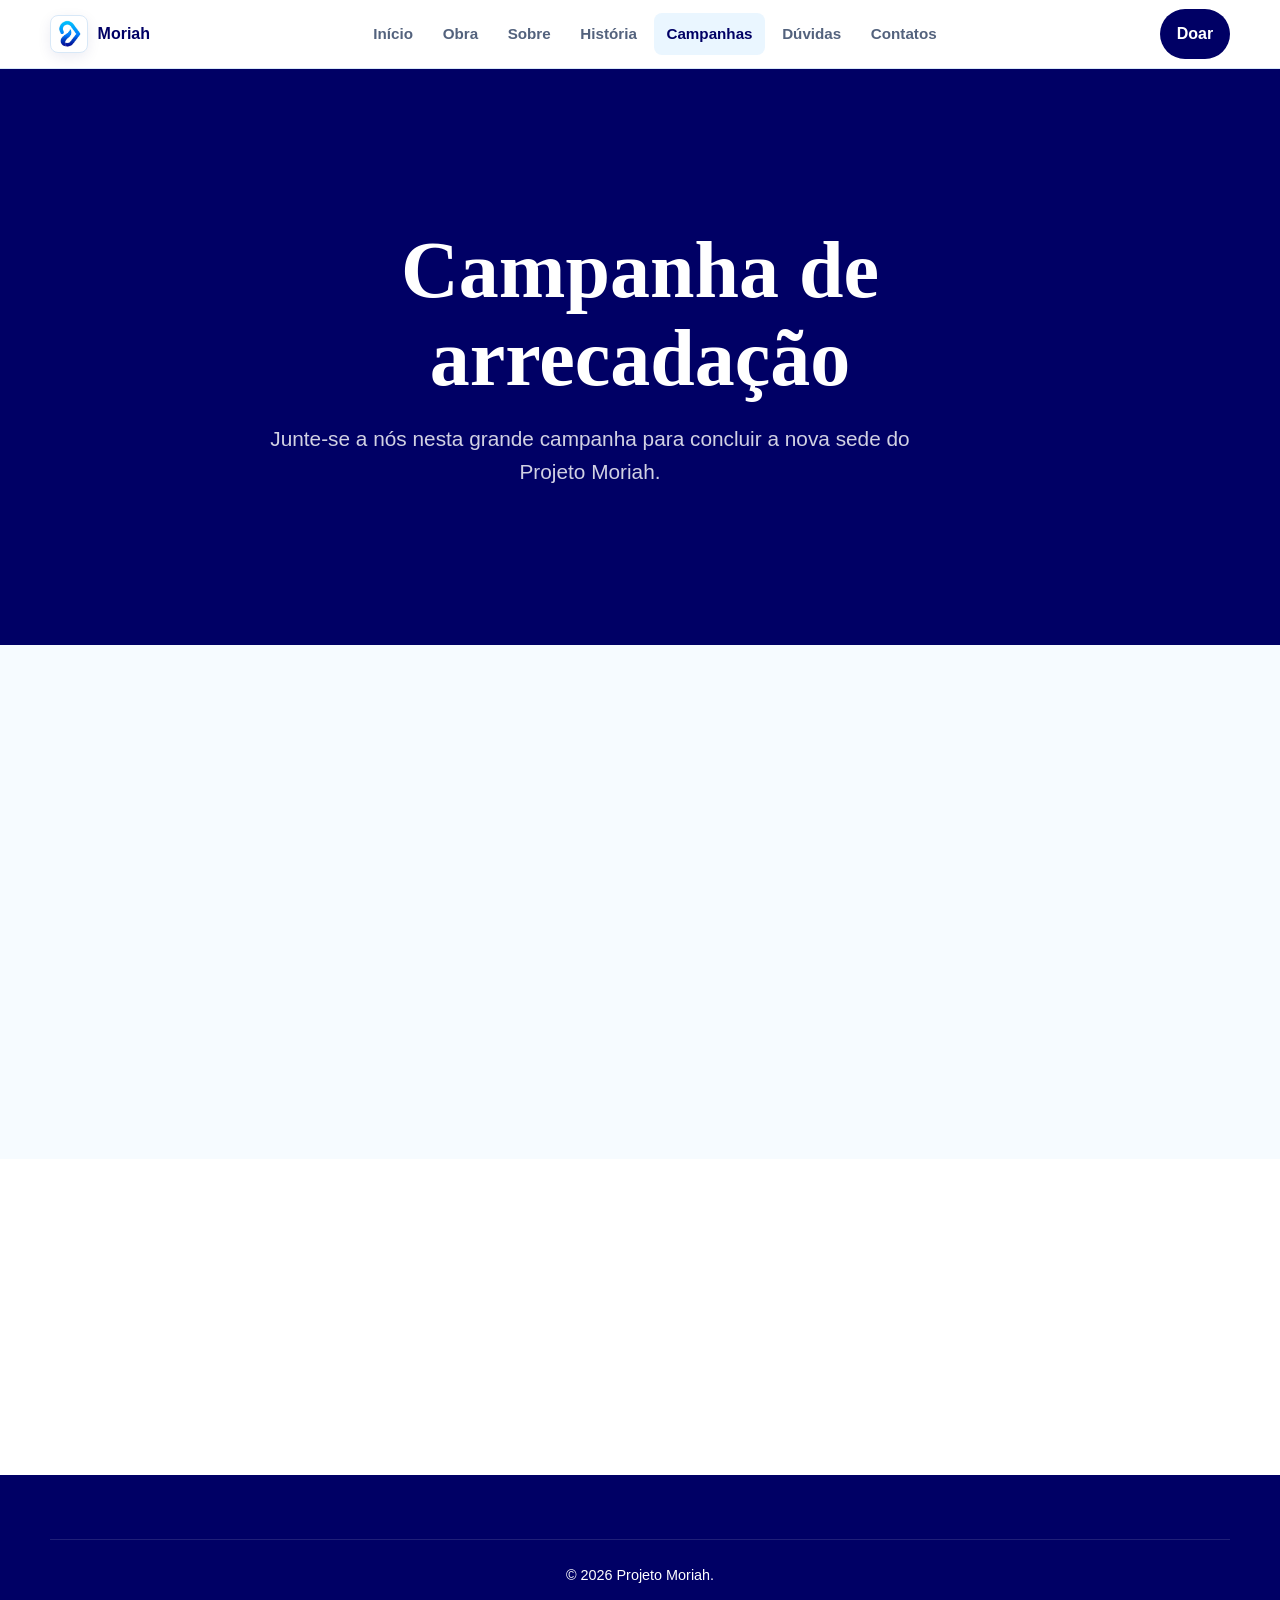
<file: campanha.html>
﻿<!DOCTYPE html><html lang="pt-BR"><head><meta http-equiv="refresh" content="0; url=campanhas.html"><title>Redirecionando...</title></head><body><a href="campanhas.html">Ir para Campanhas</a></body></html>
</file>
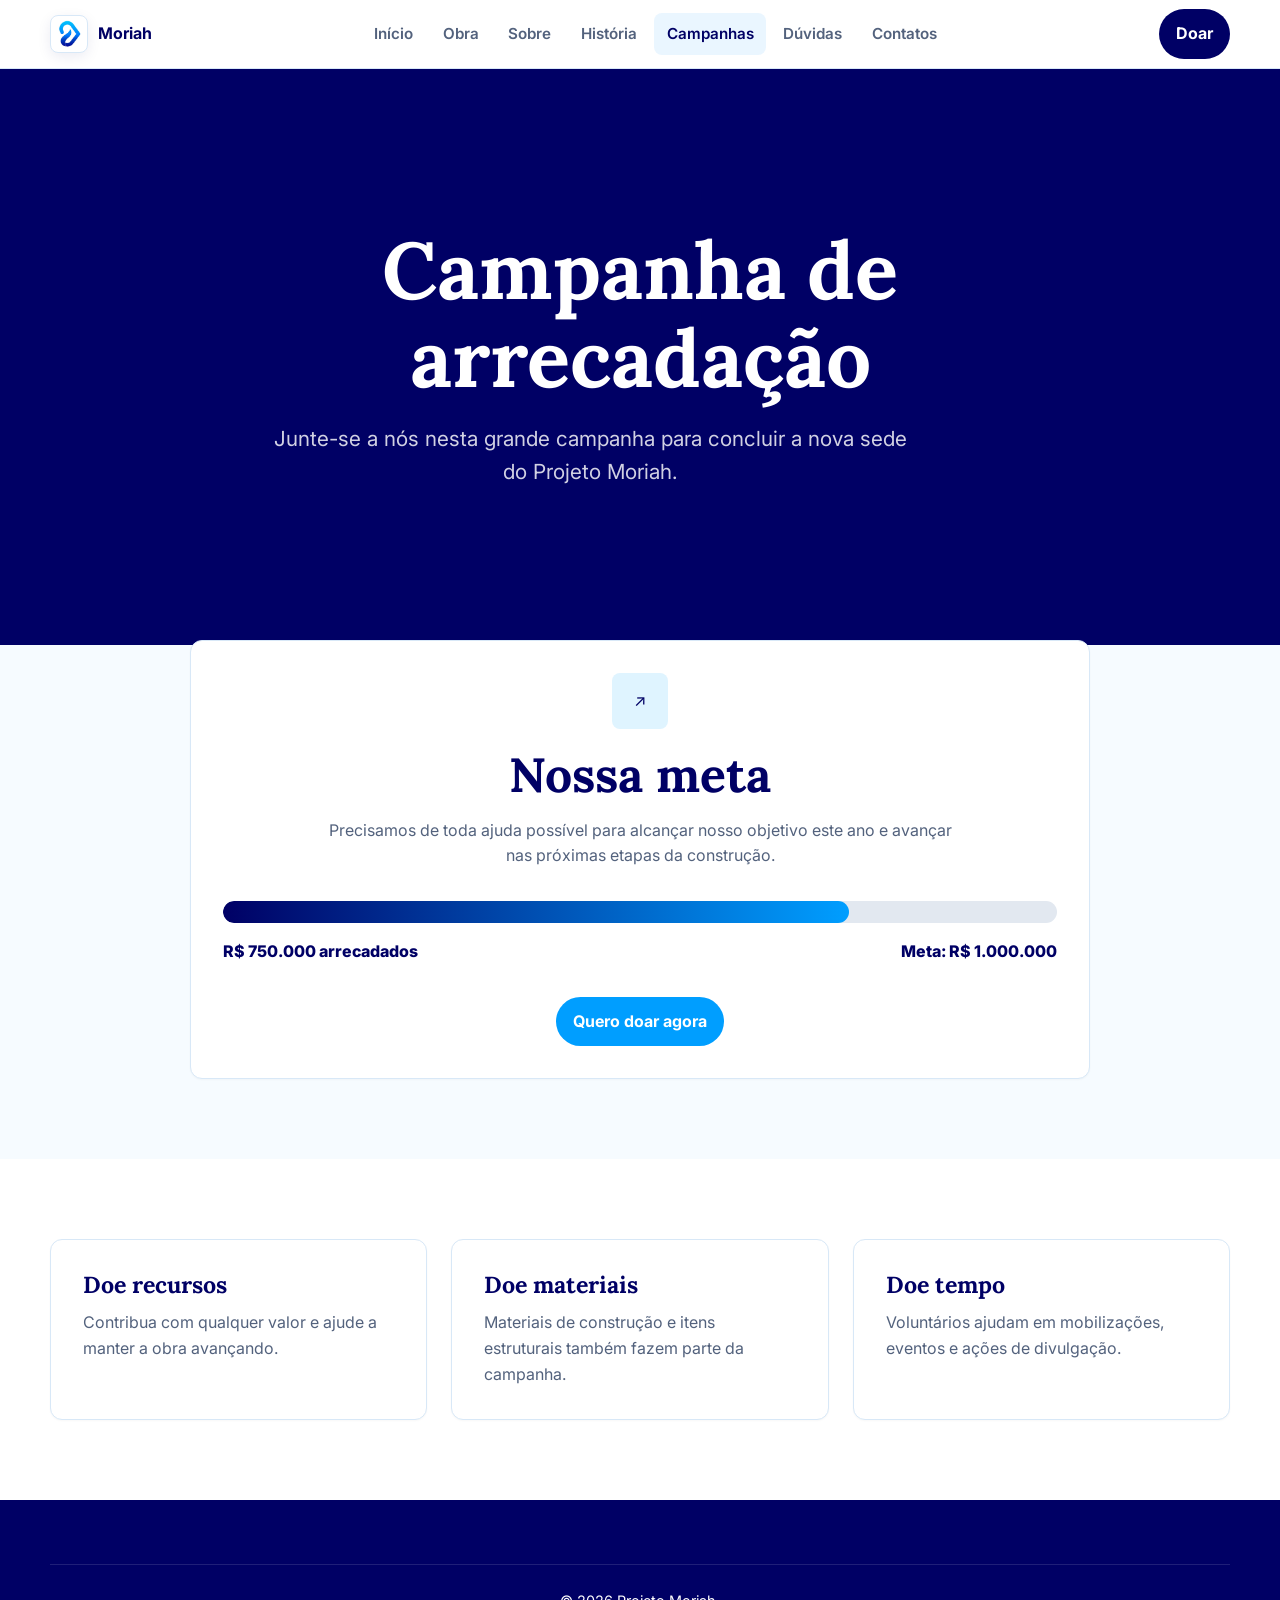
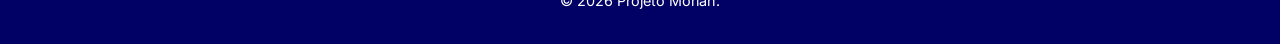
<file: campanhas.html>
﻿<!DOCTYPE html><html lang="pt-BR"><head><meta charset="UTF-8"><meta name="viewport" content="width=device-width, initial-scale=1.0"><title>Campanhas - Projeto Moriah</title><link rel="preconnect" href="https://fonts.googleapis.com"><link rel="preconnect" href="https://fonts.gstatic.com" crossorigin><link href="https://fonts.googleapis.com/css2?family=Inter:wght@400;500;600;700;800;900&family=Lora:wght@500;600;700&display=swap" rel="stylesheet"><link rel="stylesheet" href="assets/style.css"></head><body data-page="campanhas"><header class="navbar"><div class="container navbar-inner"><a class="brand" href="index.html"><span class="brand-mark">M</span><span>Moriah</span></a><nav><ul class="nav-links"><li><a data-nav="home" href="index.html">Início</a></li><li><a data-nav="obra" href="obra.html">Obra</a></li><li><a data-nav="sobre" href="sobre.html">Sobre</a></li><li><a data-nav="historia" href="historia.html">História</a></li><li><a data-nav="campanhas" href="campanhas.html">Campanhas</a></li><li><a data-nav="duvidas" href="duvidas.html">Dúvidas</a></li><li><a data-nav="contatos" href="contatos.html">Contatos</a></li></ul></nav><div class="nav-actions"><a class="btn" href="doacao.html">Doar</a><button class="menu-button" data-menu-button>☰</button></div></div><nav class="container mobile-menu" data-mobile-menu><ul><li><a href="index.html">Início</a></li><li><a href="obra.html">Obra</a></li><li><a href="sobre.html">Sobre</a></li><li><a href="historia.html">História</a></li><li><a href="campanhas.html">Campanhas</a></li><li><a href="duvidas.html">Dúvidas</a></li><li><a href="contatos.html">Contatos</a></li></ul></nav></header><main><section class="hero center"><div class="container hero-content"><h1>Campanha de arrecadação</h1><p>Junte-se a nós nesta grande campanha para concluir a nova sede do Projeto Moriah.</p></div></section><section class="section"><div class="container"><article class="card progress-box reveal"><div class="icon" style="margin-inline:auto">↗</div><h2 style="font-size:clamp(2rem,4vw,3rem)">Nossa meta</h2><p style="max-width:640px; margin:1rem auto 0">Precisamos de toda ajuda possível para alcançar nosso objetivo este ano e avançar nas próximas etapas da construção.</p><div class="progress-track"><div class="progress-fill"></div></div><div class="campaign-numbers"><span>R$ 750.000 arrecadados</span><span>Meta: R$ 1.000.000</span></div><a class="btn btn-accent" href="doacao.html">Quero doar agora</a></article></div></section><section class="section white"><div class="container grid-3"><article class="card reveal"><h3>Doe recursos</h3><p>Contribua com qualquer valor e ajude a manter a obra avançando.</p></article><article class="card reveal"><h3>Doe materiais</h3><p>Materiais de construção e itens estruturais também fazem parte da campanha.</p></article><article class="card reveal"><h3>Doe tempo</h3><p>Voluntários ajudam em mobilizações, eventos e ações de divulgação.</p></article></div></section></main><footer class="footer"><div class="container footer-bottom">© 2026 Projeto Moriah.</div></footer><script src="assets/script.js"></script></body></html>
</file>
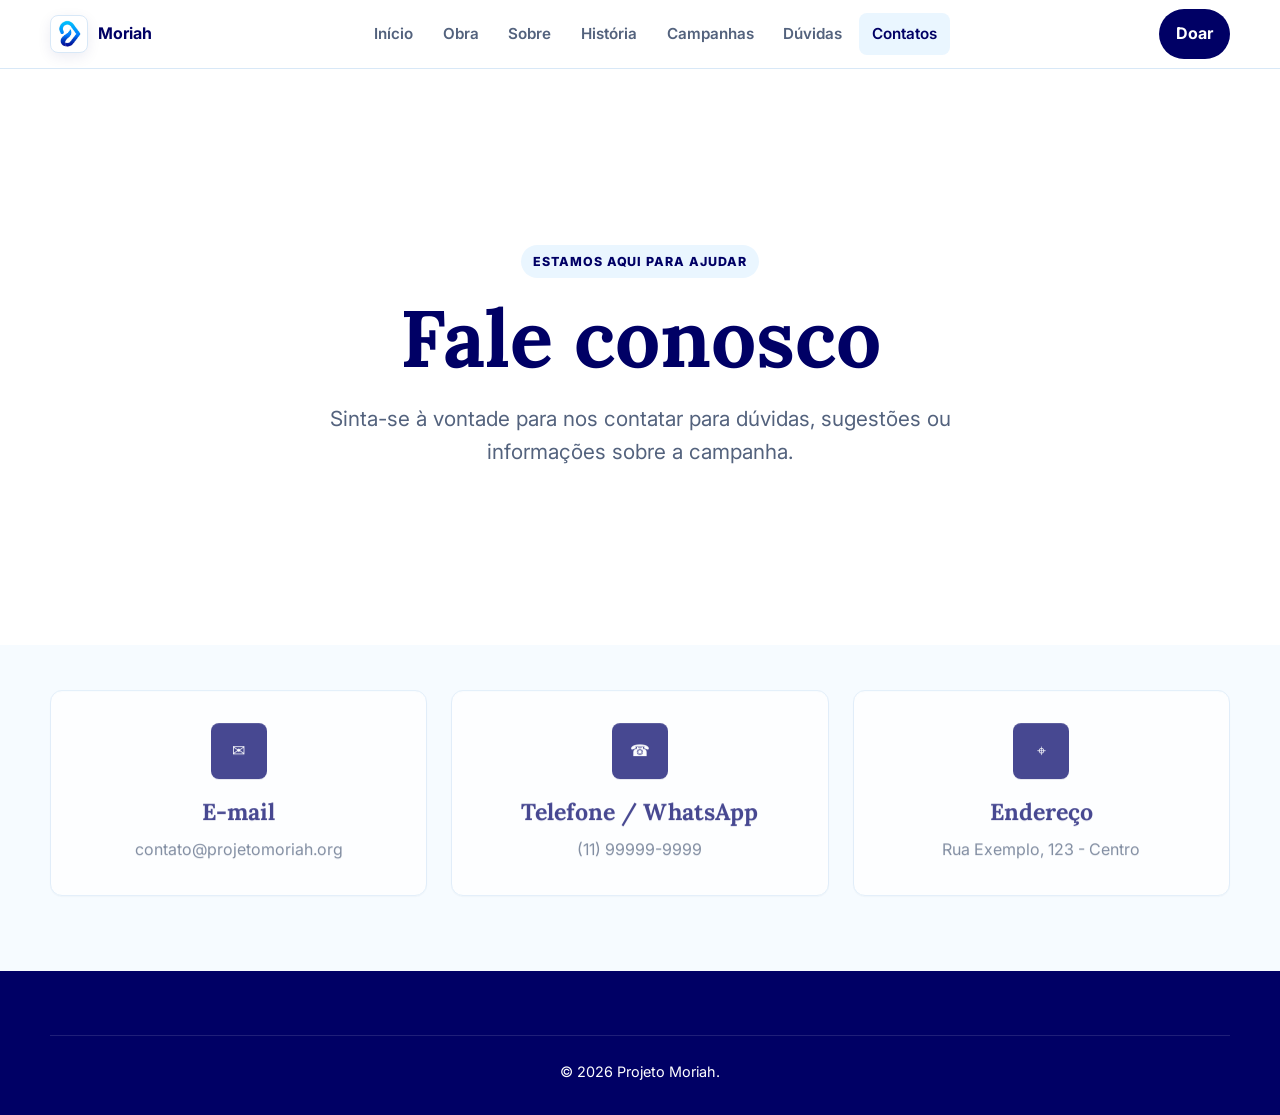
<file: contato.html>
﻿<!DOCTYPE html><html lang="pt-BR"><head><meta http-equiv="refresh" content="0; url=contatos.html"><title>Redirecionando...</title></head><body><a href="contatos.html">Ir para Contatos</a></body></html>
</file>
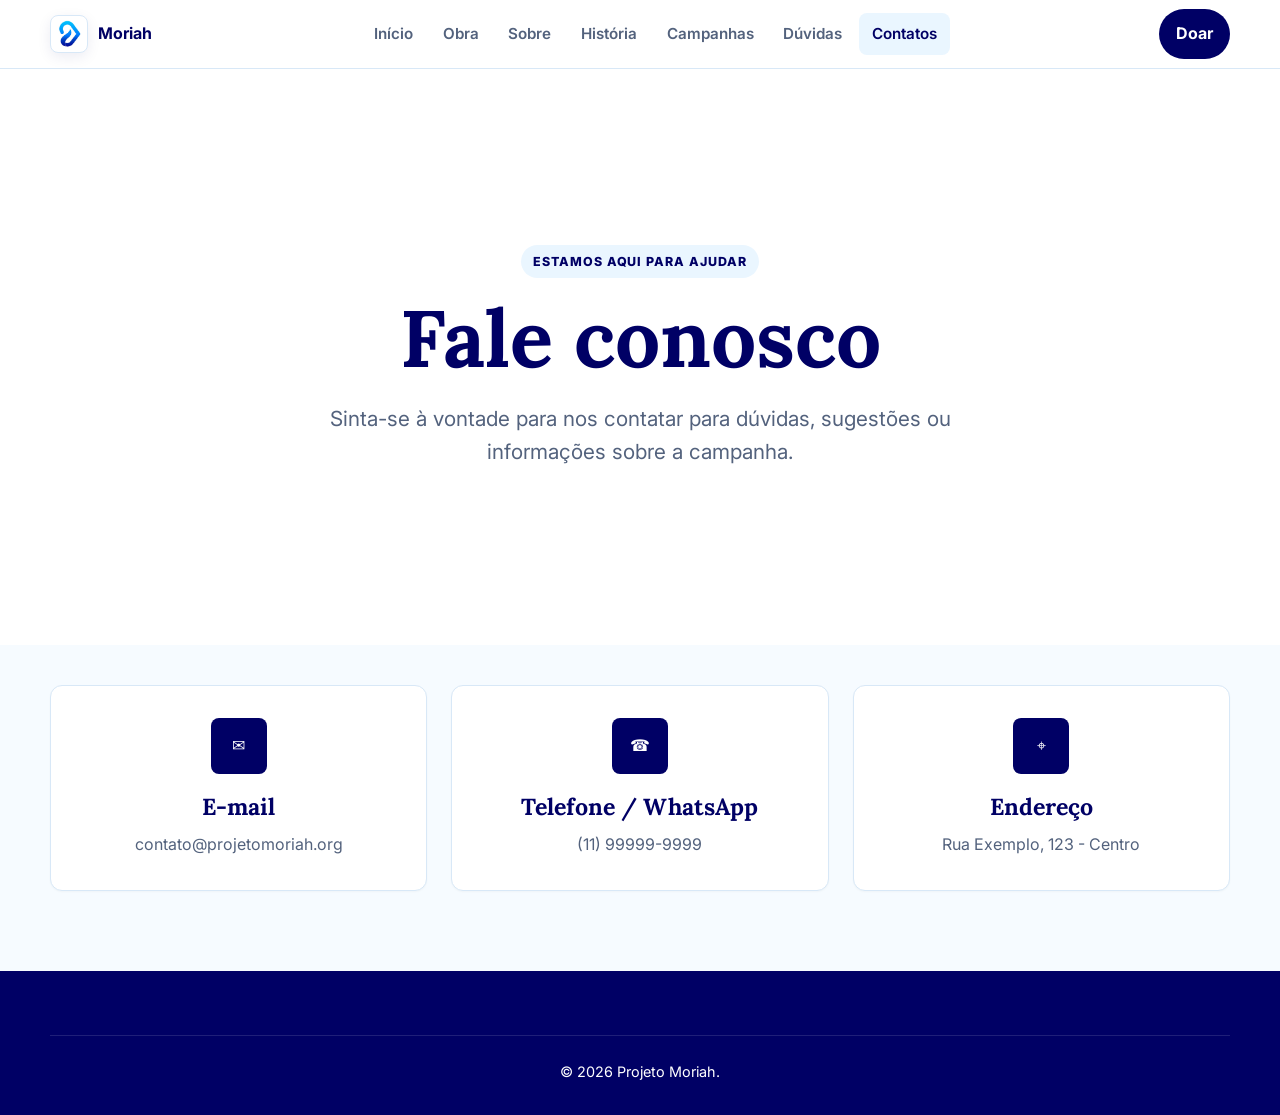
<file: contatos.html>
﻿<!DOCTYPE html><html lang="pt-BR"><head><meta charset="UTF-8"><meta name="viewport" content="width=device-width, initial-scale=1.0"><title>Contatos - Projeto Moriah</title><link rel="preconnect" href="https://fonts.googleapis.com"><link rel="preconnect" href="https://fonts.gstatic.com" crossorigin><link href="https://fonts.googleapis.com/css2?family=Inter:wght@400;500;600;700;800;900&family=Lora:wght@500;600;700&display=swap" rel="stylesheet"><link rel="stylesheet" href="assets/style.css"></head><body data-page="contatos"><header class="navbar"><div class="container navbar-inner"><a class="brand" href="index.html"><span class="brand-mark">M</span><span>Moriah</span></a><nav><ul class="nav-links"><li><a data-nav="home" href="index.html">Início</a></li><li><a data-nav="obra" href="obra.html">Obra</a></li><li><a data-nav="sobre" href="sobre.html">Sobre</a></li><li><a data-nav="historia" href="historia.html">História</a></li><li><a data-nav="campanhas" href="campanhas.html">Campanhas</a></li><li><a data-nav="duvidas" href="duvidas.html">Dúvidas</a></li><li><a data-nav="contatos" href="contatos.html">Contatos</a></li></ul></nav><div class="nav-actions"><a class="btn" href="doacao.html">Doar</a><button class="menu-button" data-menu-button>☰</button></div></div><nav class="container mobile-menu" data-mobile-menu><ul><li><a href="index.html">Início</a></li><li><a href="obra.html">Obra</a></li><li><a href="sobre.html">Sobre</a></li><li><a href="historia.html">História</a></li><li><a href="campanhas.html">Campanhas</a></li><li><a href="duvidas.html">Dúvidas</a></li><li><a href="contatos.html">Contatos</a></li></ul></nav></header><main><section class="hero center" style="background:white"><div class="container hero-content"><span class="eyebrow" style="background:var(--color-bg-subtle); color:var(--color-primary)">Estamos aqui para ajudar</span><h1 style="color:var(--color-primary)">Fale conosco</h1><p style="color:var(--color-text-muted); margin:auto">Sinta-se à vontade para nos contatar para dúvidas, sugestões ou informações sobre a campanha.</p></div></section><section class="section"><div class="container grid-3 contact-grid"><article class="card contact-card reveal"><div class="icon">✉</div><h3>E-mail</h3><p>contato@projetomoriah.org</p></article><article class="card contact-card reveal"><div class="icon">☎</div><h3>Telefone / WhatsApp</h3><p>(11) 99999-9999</p></article><article class="card contact-card reveal"><div class="icon">⌖</div><h3>Endereço</h3><p>Rua Exemplo, 123 - Centro</p></article></div></section></main><footer class="footer"><div class="container footer-bottom">© 2026 Projeto Moriah.</div></footer><script src="assets/script.js"></script></body></html>
</file>
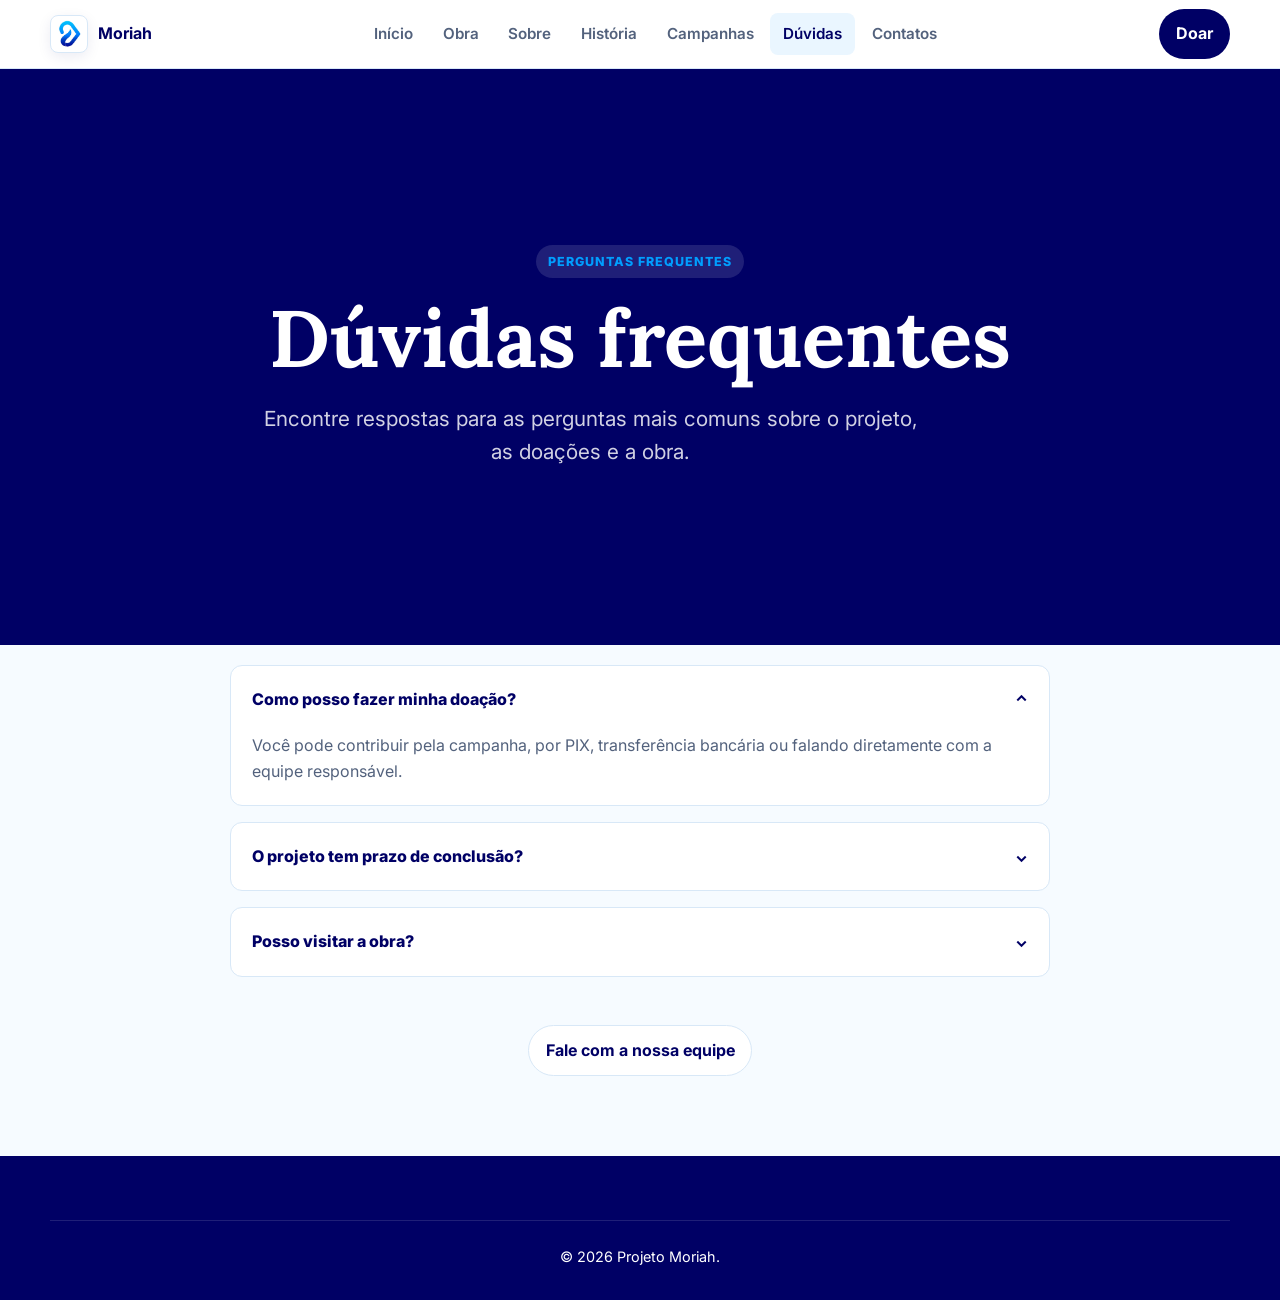
<file: duvidas.html>
﻿<!DOCTYPE html><html lang="pt-BR"><head><meta charset="UTF-8"><meta name="viewport" content="width=device-width, initial-scale=1.0"><title>Dúvidas - Projeto Moriah</title><link rel="preconnect" href="https://fonts.googleapis.com"><link rel="preconnect" href="https://fonts.gstatic.com" crossorigin><link href="https://fonts.googleapis.com/css2?family=Inter:wght@400;500;600;700;800;900&family=Lora:wght@500;600;700&display=swap" rel="stylesheet"><link rel="stylesheet" href="assets/style.css"></head><body data-page="duvidas"><header class="navbar"><div class="container navbar-inner"><a class="brand" href="index.html"><span class="brand-mark">M</span><span>Moriah</span></a><nav><ul class="nav-links"><li><a data-nav="home" href="index.html">Início</a></li><li><a data-nav="obra" href="obra.html">Obra</a></li><li><a data-nav="sobre" href="sobre.html">Sobre</a></li><li><a data-nav="historia" href="historia.html">História</a></li><li><a data-nav="campanhas" href="campanhas.html">Campanhas</a></li><li><a data-nav="duvidas" href="duvidas.html">Dúvidas</a></li><li><a data-nav="contatos" href="contatos.html">Contatos</a></li></ul></nav><div class="nav-actions"><a class="btn" href="doacao.html">Doar</a><button class="menu-button" data-menu-button>☰</button></div></div><nav class="container mobile-menu" data-mobile-menu><ul><li><a href="index.html">Início</a></li><li><a href="obra.html">Obra</a></li><li><a href="sobre.html">Sobre</a></li><li><a href="historia.html">História</a></li><li><a href="campanhas.html">Campanhas</a></li><li><a href="duvidas.html">Dúvidas</a></li><li><a href="contatos.html">Contatos</a></li></ul></nav></header><main><section class="hero center"><div class="container hero-content"><span class="eyebrow">Perguntas frequentes</span><h1>Dúvidas frequentes</h1><p>Encontre respostas para as perguntas mais comuns sobre o projeto, as doações e a obra.</p></div></section><section class="section"><div class="container"><div class="faq-list"><div class="faq-item active"><button class="faq-question"><span>Como posso fazer minha doação?</span><span class="chevron">⌄</span></button><div class="faq-answer"><p>Você pode contribuir pela campanha, por PIX, transferência bancária ou falando diretamente com a equipe responsável.</p></div></div><div class="faq-item"><button class="faq-question"><span>O projeto tem prazo de conclusão?</span><span class="chevron">⌄</span></button><div class="faq-answer"><p>A previsão atual é concluir a obra até dezembro de 2027, conforme o avanço das etapas e da arrecadação.</p></div></div><div class="faq-item"><button class="faq-question"><span>Posso visitar a obra?</span><span class="chevron">⌄</span></button><div class="faq-answer"><p>Sim. As visitas podem ser agendadas com a equipe para que tudo aconteça com segurança.</p></div></div></div><div style="text-align:center; margin-top:3rem"><a class="btn btn-light" href="contatos.html">Fale com a nossa equipe</a></div></div></section></main><footer class="footer"><div class="container footer-bottom">© 2026 Projeto Moriah.</div></footer><script src="assets/script.js"></script></body></html>
</file>
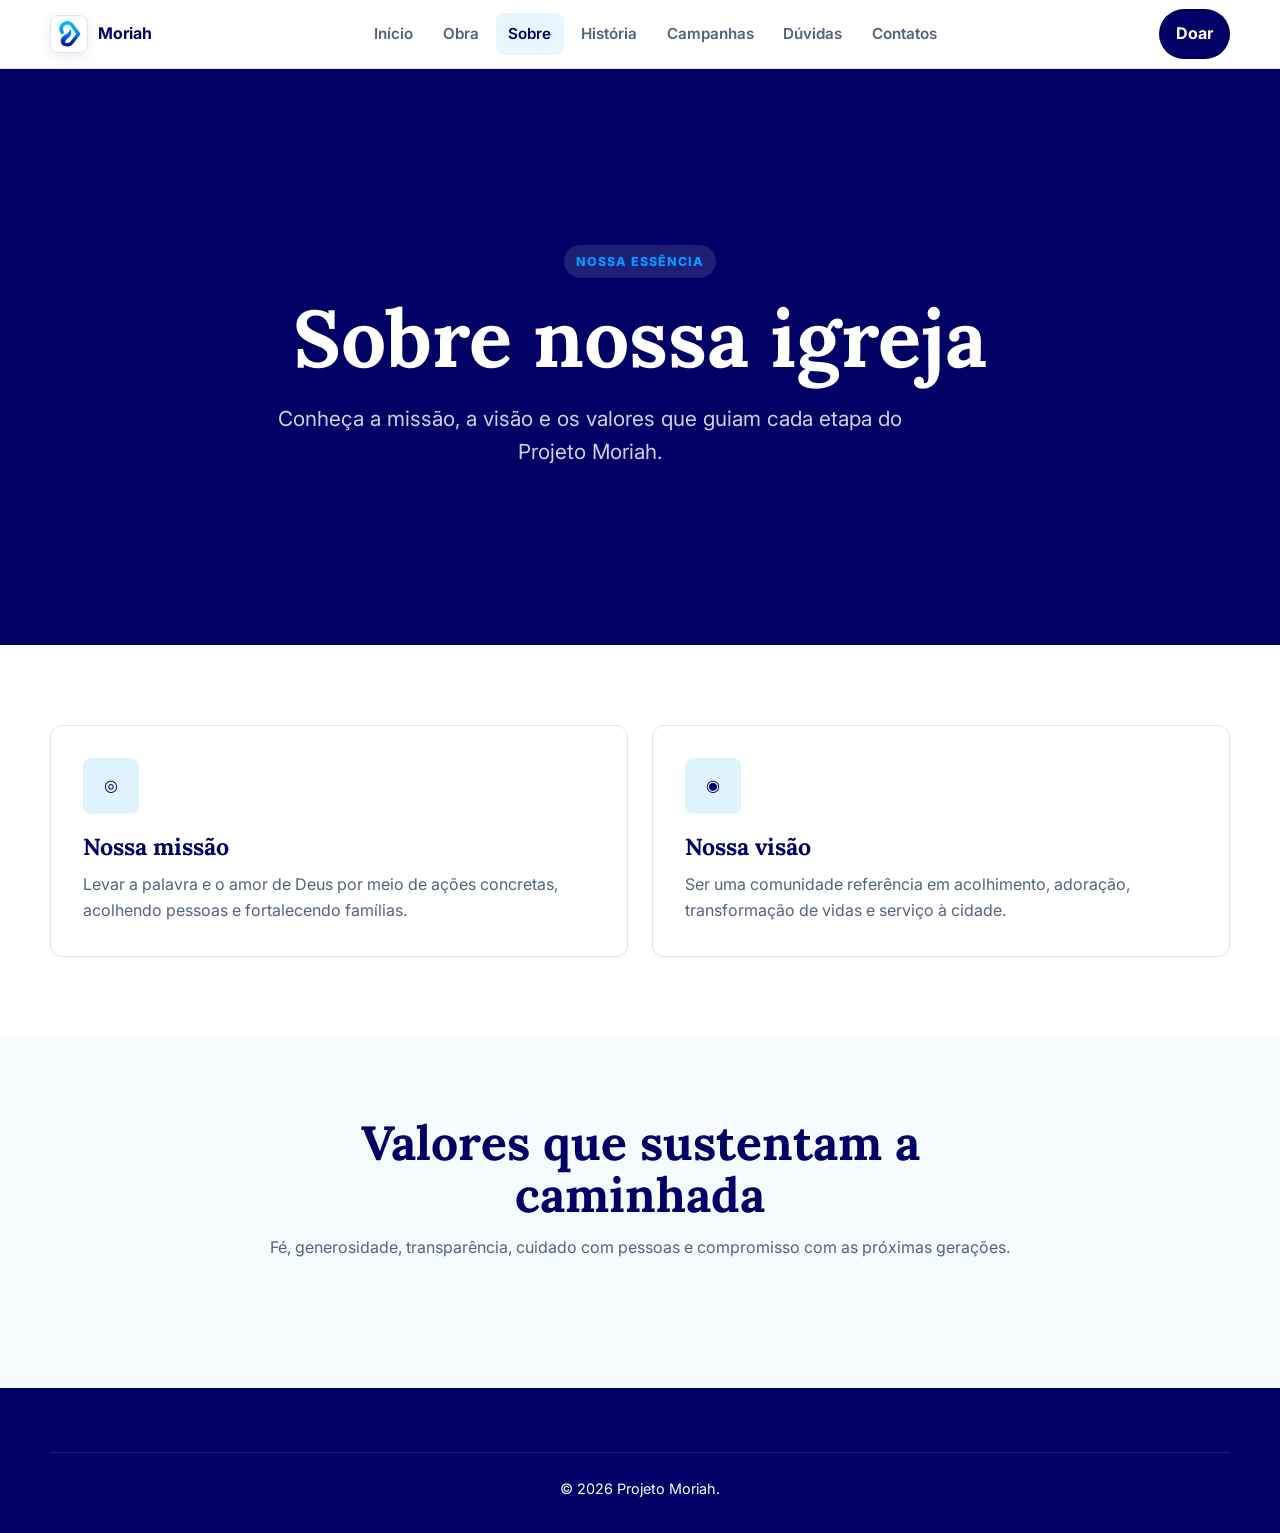
<file: sobre.html>
﻿<!DOCTYPE html><html lang="pt-BR"><head><meta charset="UTF-8"><meta name="viewport" content="width=device-width, initial-scale=1.0"><title>Sobre - Projeto Moriah</title><link rel="preconnect" href="https://fonts.googleapis.com"><link rel="preconnect" href="https://fonts.gstatic.com" crossorigin><link href="https://fonts.googleapis.com/css2?family=Inter:wght@400;500;600;700;800;900&family=Lora:wght@500;600;700&display=swap" rel="stylesheet"><link rel="stylesheet" href="assets/style.css"></head><body data-page="sobre"><header class="navbar"><div class="container navbar-inner"><a class="brand" href="index.html"><span class="brand-mark">M</span><span>Moriah</span></a><nav><ul class="nav-links"><li><a data-nav="home" href="index.html">Início</a></li><li><a data-nav="obra" href="obra.html">Obra</a></li><li><a data-nav="sobre" href="sobre.html">Sobre</a></li><li><a data-nav="historia" href="historia.html">História</a></li><li><a data-nav="campanhas" href="campanhas.html">Campanhas</a></li><li><a data-nav="duvidas" href="duvidas.html">Dúvidas</a></li><li><a data-nav="contatos" href="contatos.html">Contatos</a></li></ul></nav><div class="nav-actions"><a class="btn" href="doacao.html">Doar</a><button class="menu-button" data-menu-button>☰</button></div></div><nav class="container mobile-menu" data-mobile-menu><ul><li><a data-nav="home" href="index.html">Início</a></li><li><a data-nav="obra" href="obra.html">Obra</a></li><li><a data-nav="sobre" href="sobre.html">Sobre</a></li><li><a data-nav="historia" href="historia.html">História</a></li><li><a data-nav="campanhas" href="campanhas.html">Campanhas</a></li><li><a data-nav="duvidas" href="duvidas.html">Dúvidas</a></li><li><a data-nav="contatos" href="contatos.html">Contatos</a></li></ul></nav></header><main><section class="hero center"><div class="container hero-content"><span class="eyebrow">Nossa essência</span><h1>Sobre nossa igreja</h1><p>Conheça a missão, a visão e os valores que guiam cada etapa do Projeto Moriah.</p></div></section><section class="section white"><div class="container grid-2"><article class="card reveal"><div class="icon">◎</div><h3>Nossa missão</h3><p>Levar a palavra e o amor de Deus por meio de ações concretas, acolhendo pessoas e fortalecendo famílias.</p></article><article class="card reveal"><div class="icon">◉</div><h3>Nossa visão</h3><p>Ser uma comunidade referência em acolhimento, adoração, transformação de vidas e serviço à cidade.</p></article></div></section><section class="section"><div class="container"><div class="section-head reveal"><h2>Valores que sustentam a caminhada</h2><p>Fé, generosidade, transparência, cuidado com pessoas e compromisso com as próximas gerações.</p></div></div></section></main><footer class="footer"><div class="container footer-bottom">© 2026 Projeto Moriah.</div></footer><script src="assets/script.js"></script></body></html>
</file>
<file: assets/style.css>
:root {
  --color-bg: #f6fbff;
  --color-bg-subtle: #eaf6ff;
  --color-surface: #ffffff;
  --color-border: #d8e8f7;
  --color-text: #0b153f;
  --color-text-muted: #53627d;
  --color-primary: #000065;
  --color-primary-hover: #060047;
  --color-accent: #009eff;
  --color-accent-soft: #dff4ff;
  --color-accent-strong: #1a80e3;
  --font-body: "Inter", Arial, sans-serif;
  --font-heading: "Lora", Georgia, serif;
  --radius: 8px;
  --radius-lg: 12px;
  --shadow: 0 20px 50px rgba(15, 23, 42, 0.09);
}


* { box-sizing: border-box; margin: 0; padding: 0; }
html { scroll-behavior: smooth; }
body {
  min-height: 100vh;
  font-family: var(--font-body);
  color: var(--color-text);
  background: var(--color-bg);
  line-height: 1.6;
}

img { display: block; max-width: 100%; height: auto; }
a { color: inherit; text-decoration: none; }
button { font: inherit; border: 0; background: none; cursor: pointer; }
h1, h2, h3 { font-family: var(--font-heading); color: var(--color-primary); line-height: 1.1; }
p { color: var(--color-text-muted); }

.container { width: min(100% - 2rem, 1180px); margin-inline: auto; }

.navbar {
  position: sticky;
  top: 0;
  z-index: 20;
  background: rgba(255, 255, 255, 0.96);
  border-bottom: 1px solid var(--color-border);
  backdrop-filter: blur(12px);
}
.navbar-inner {
  height: 68px;
  display: grid;
  grid-template-columns: auto 1fr auto;
  align-items: center;
  gap: 1rem;
}
.brand { display: inline-flex; align-items: center; gap: .6rem; font-weight: 700; color: var(--color-primary); }
.brand-mark {
  width: 38px; height: 38px; border-radius: 8px; display: grid; place-items: center;
  color: transparent; background: white url("../logo.jpg") center / 95% no-repeat;
  border: 1px solid var(--color-border);
  box-shadow: 0 4px 14px rgba(0, 0, 101, .08);
  overflow: hidden;
}
.nav-links { display: flex; justify-content: center; gap: .25rem; list-style: none; }
.nav-links a, .mobile-menu a {
  display: inline-flex; align-items: center; min-height: 42px; padding: .55rem .8rem;
  border-radius: var(--radius); color: var(--color-text-muted); font-weight: 600; font-size: .95rem;
}
.nav-links a:hover, .nav-links a.active, .mobile-menu a:hover, .mobile-menu a.active {
  color: var(--color-primary); background: var(--color-bg-subtle);
}
.nav-actions { display: flex; align-items: center; gap: .6rem; }
.btn {
  display: inline-flex; align-items: center; justify-content: center; gap: .5rem;
  min-height: 44px; padding: .75rem 1.05rem; border-radius: 999px;
  background: var(--color-primary); color: white; font-weight: 700;
}
.btn:hover { background: var(--color-primary-hover); transform: translateY(-1px); }
.btn-accent { background: var(--color-accent); color: white; }
.btn-light { background: white; color: var(--color-primary); border: 1px solid var(--color-border); }
.menu-button {
  display: none;
  width: 46px;
  height: 46px;
  border-radius: var(--radius);
  color: var(--color-primary);
  background: var(--color-bg-subtle);
  border: 1px solid var(--color-border);
  box-shadow: 0 4px 12px rgba(0, 0, 101, .08);
  font-size: 1.35rem;
  font-weight: 800;
  line-height: 1;
}
.mobile-menu {
  display: none;
  padding: .65rem 0 1rem;
  border-top: 1px solid var(--color-border);
  background: rgba(255, 255, 255, .98);
  box-shadow: 0 14px 28px rgba(0, 0, 101, .07);
}
.mobile-menu.open { display: block; }
.mobile-menu ul { list-style: none; display: grid; gap: .25rem; }

.hero {
  min-height: 64vh;
  display: flex;
  align-items: center;
  position: relative;
  overflow: hidden;
  color: white;
  background: var(--color-primary);
}
.hero.image {
  background: linear-gradient(90deg, rgba(0, 0, 101, .92), rgba(0, 158, 255, .26)), var(--hero-image) center / cover;
}
.hero.center { text-align: center; }
.hero.center .hero-content { margin-inline: auto; }
.hero-content { position: relative; z-index: 1; max-width: 760px; padding: 5rem 0; }
.eyebrow {
  display: inline-flex; margin-bottom: 1rem; padding: .4rem .75rem; border-radius: 999px;
  background: rgba(255,255,255,.12); color: var(--color-accent); font-weight: 800; letter-spacing: .08em; text-transform: uppercase; font-size: .78rem;
}
.hero h1 { color: white; font-size: clamp(2.6rem, 7vw, 5rem); margin-bottom: 1.25rem; }
.hero p { color: rgba(255,255,255,.82); font-size: clamp(1.05rem, 2vw, 1.3rem); max-width: 660px; }
.hero-actions { display: flex; gap: .8rem; flex-wrap: wrap; margin-top: 2rem; }

.section { padding: 5rem 0; }
.section.white { background: white; }
.section.dark { background: var(--color-primary); color: white; }
.section.dark h2, .section.dark h3 { color: white; }
.section.dark p { color: rgba(255,255,255,.75); }
.section-head { text-align: center; max-width: 760px; margin: 0 auto 3rem; }
.section-head h2 { font-size: clamp(2rem, 4vw, 3rem); margin-bottom: .8rem; }

.grid-3 { display: grid; grid-template-columns: repeat(3, 1fr); gap: 1.5rem; }
.grid-2 { display: grid; grid-template-columns: repeat(2, 1fr); gap: 1.5rem; }
.card {
  background: var(--color-surface);
  border: 1px solid var(--color-border);
  border-radius: var(--radius-lg);
  padding: 2rem;
  box-shadow: 0 1px 2px rgba(16, 24, 40, .03);
}
.card:hover { box-shadow: var(--shadow); transform: translateY(-4px); }
.icon {
  width: 56px; height: 56px; display: grid; place-items: center; border-radius: var(--radius);
  background: var(--color-accent-soft); color: var(--color-primary); margin-bottom: 1.25rem;
}
.card h3 { font-size: 1.45rem; margin-bottom: .8rem; }

.story-summary {
  max-width: 880px;
  margin: 0 auto;
  padding: 2rem;
  border-left: 4px solid var(--color-accent);
  background: var(--color-bg-subtle);
  border-radius: var(--radius-lg);
}
.story-summary p + p { margin-top: 1rem; }

.stats { display: grid; grid-template-columns: repeat(4, 1fr); gap: 1.5rem; text-align: center; }
.stat strong { display: block; color: var(--color-accent); font-size: clamp(2.2rem, 5vw, 3.4rem); line-height: 1; }
.stat span { color: rgba(255,255,255,.76); }

.status-widget {
  position: relative; margin-top: -70px; z-index: 5; display: flex; gap: 1.5rem; align-items: center;
  background: rgba(255,255,255,.96); border: 1px solid var(--color-border); border-radius: var(--radius-lg);
  padding: 2rem; box-shadow: var(--shadow);
}
.gallery { display: grid; grid-template-columns: repeat(3, 1fr); gap: 1rem; }
.gallery-item { position: relative; overflow: hidden; border-radius: var(--radius-lg); aspect-ratio: 4/3; background: #ddd; }
.gallery-item img { width: 100%; height: 100%; object-fit: cover; transition: transform .5s ease; }
.gallery-item:hover img { transform: scale(1.06); }
.gallery-item span { position: absolute; left: 1rem; bottom: 1rem; color: white; font-weight: 800; text-shadow: 0 2px 8px rgba(0,0,0,.5); }

.timeline { position: relative; max-width: 920px; margin: 0 auto; }
.timeline::before { content: ""; position: absolute; top: 0; bottom: 0; left: 50%; width: 2px; background: var(--color-accent); }
.timeline-item { position: relative; width: 50%; padding: 0 2rem 2rem 0; }
.timeline-item:nth-child(even) { margin-left: 50%; padding: 0 0 2rem 2rem; }
.timeline-dot { position: absolute; top: 1.25rem; right: -9px; width: 18px; height: 18px; border-radius: 50%; background: var(--color-accent); box-shadow: 0 0 0 6px rgba(200,169,126,.2); }
.timeline-item:nth-child(even) .timeline-dot { right: auto; left: -9px; }
.timeline-label {
  display: inline-flex;
  margin-bottom: .75rem;
  color: var(--color-accent);
  font-size: .78rem;
  font-weight: 800;
  letter-spacing: .08em;
  text-transform: uppercase;
}

.faq-list { max-width: 820px; margin: -60px auto 0; position: relative; z-index: 3; }
.faq-item { background: white; border: 1px solid var(--color-border); border-radius: var(--radius-lg); margin-bottom: 1rem; overflow: hidden; }
.faq-question { width: 100%; display: flex; justify-content: space-between; align-items: center; padding: 1.3rem; color: var(--color-primary); font-weight: 800; text-align: left; }
.faq-answer { display: none; padding: 0 1.3rem 1.3rem; }
.faq-item.active .faq-answer { display: block; }
.faq-item.active .chevron { transform: rotate(180deg); }

.progress-box { max-width: 900px; margin: -85px auto 0; position: relative; z-index: 4; text-align: center; }
.progress-track { height: 22px; overflow: hidden; border-radius: 999px; background: #e2e8f0; margin: 2rem 0 1rem; }
.progress-fill { height: 100%; width: 75%; border-radius: inherit; background: linear-gradient(90deg, var(--color-primary), var(--color-accent)); }
.campaign-numbers { display: flex; justify-content: space-between; gap: 1rem; color: var(--color-primary); font-weight: 800; margin-bottom: 2rem; }

.donation-hero {
  min-height: 72vh;
}
.donation-layout {
  display: grid;
  grid-template-columns: minmax(0, 1.15fr) minmax(320px, .85fr);
  gap: 1.5rem;
  align-items: start;
}
.donation-panel {
  position: sticky;
  top: 92px;
}
.donation-options {
  display: grid;
  grid-template-columns: repeat(3, 1fr);
  gap: .75rem;
  margin: 1.5rem 0;
}
.donation-value {
  min-height: 52px;
  border: 1px solid var(--color-border);
  border-radius: var(--radius);
  color: var(--color-primary);
  font-weight: 800;
  background: var(--color-bg-subtle);
}
.donation-value.featured {
  background: var(--color-primary);
  color: white;
  border-color: var(--color-primary);
}
.pix-box {
  margin-top: 1.5rem;
  padding: 1.25rem;
  border-radius: var(--radius-lg);
  background: var(--color-bg-subtle);
  border: 1px solid var(--color-border);
}
.pix-key {
  margin-top: .75rem;
  padding: .8rem;
  border-radius: var(--radius);
  background: white;
  color: var(--color-primary);
  font-weight: 800;
  word-break: break-word;
}
.donation-image {
  overflow: hidden;
  border-radius: var(--radius-lg);
  aspect-ratio: 16 / 10;
  background: var(--color-bg-subtle);
}
.donation-image img { width: 100%; height: 100%; object-fit: cover; }
.impact-list {
  display: grid;
  gap: 1rem;
}
.impact-row {
  display: grid;
  grid-template-columns: 56px 1fr;
  gap: 1rem;
  align-items: start;
}

.contact-grid { margin-top: -40px; position: relative; z-index: 3; }
.contact-card { text-align: center; }
.contact-card .icon { margin-inline: auto; background: var(--color-primary); color: white; }

.footer { background: var(--color-primary); color: white; padding: 4rem 0 2rem; }
.footer-grid { display: grid; grid-template-columns: 2fr 1fr 1fr; gap: 2rem; margin-bottom: 2.5rem; }
.footer p, .footer a { color: rgba(255,255,255,.7); }
.footer h3 { color: var(--color-accent); font-family: var(--font-body); font-size: .9rem; text-transform: uppercase; letter-spacing: .08em; margin-bottom: 1rem; }
.footer ul { list-style: none; display: grid; gap: .5rem; }
.footer-bottom { border-top: 1px solid rgba(255,255,255,.12); padding-top: 1.5rem; text-align: center; font-size: .9rem; }

.reveal { opacity: 0; transform: translateY(18px); transition: opacity .55s ease, transform .55s ease; }
.reveal.active { opacity: 1; transform: translateY(0); }

@media (max-width: 860px) {
  .container { width: min(100% - 1.25rem, 1180px); }
  .navbar-inner { grid-template-columns: minmax(0, 1fr) auto; justify-content: space-between; height: 68px; }
  .brand { min-width: 0; font-size: 1.05rem; }
  .brand-mark { width: 40px; height: 40px; flex: 0 0 auto; }
  .nav-links, .nav-actions .btn { display: none; }
  .nav-actions { margin-left: auto; }
  .menu-button { display: grid; place-items: center; }
  .menu-button:hover, .menu-button:focus-visible {
    color: white;
    background: var(--color-primary);
    border-color: var(--color-primary);
    outline: 3px solid var(--color-accent-soft);
  }
  .mobile-menu ul { gap: .45rem; }
  .mobile-menu a {
    width: 100%;
    min-height: 46px;
    padding: .75rem .95rem;
    color: var(--color-primary);
    background: transparent;
    border: 1px solid transparent;
  }
  .mobile-menu a:hover, .mobile-menu a.active {
    background: var(--color-bg-subtle);
    border-color: var(--color-border);
  }
  .grid-2, .grid-3, .stats, .gallery, .footer-grid { grid-template-columns: 1fr; }
  .status-widget { align-items: flex-start; margin-top: -40px; }
  .donation-layout { grid-template-columns: 1fr; }
  .donation-panel { position: static; }
  .donation-options { grid-template-columns: 1fr; }
  .timeline::before { left: 10px; }
  .timeline-item, .timeline-item:nth-child(even) { width: 100%; margin-left: 0; padding: 0 0 1.5rem 2.4rem; }
  .timeline-dot, .timeline-item:nth-child(even) .timeline-dot { left: 1px; right: auto; }
  .campaign-numbers { flex-direction: column; }
}
</file>
